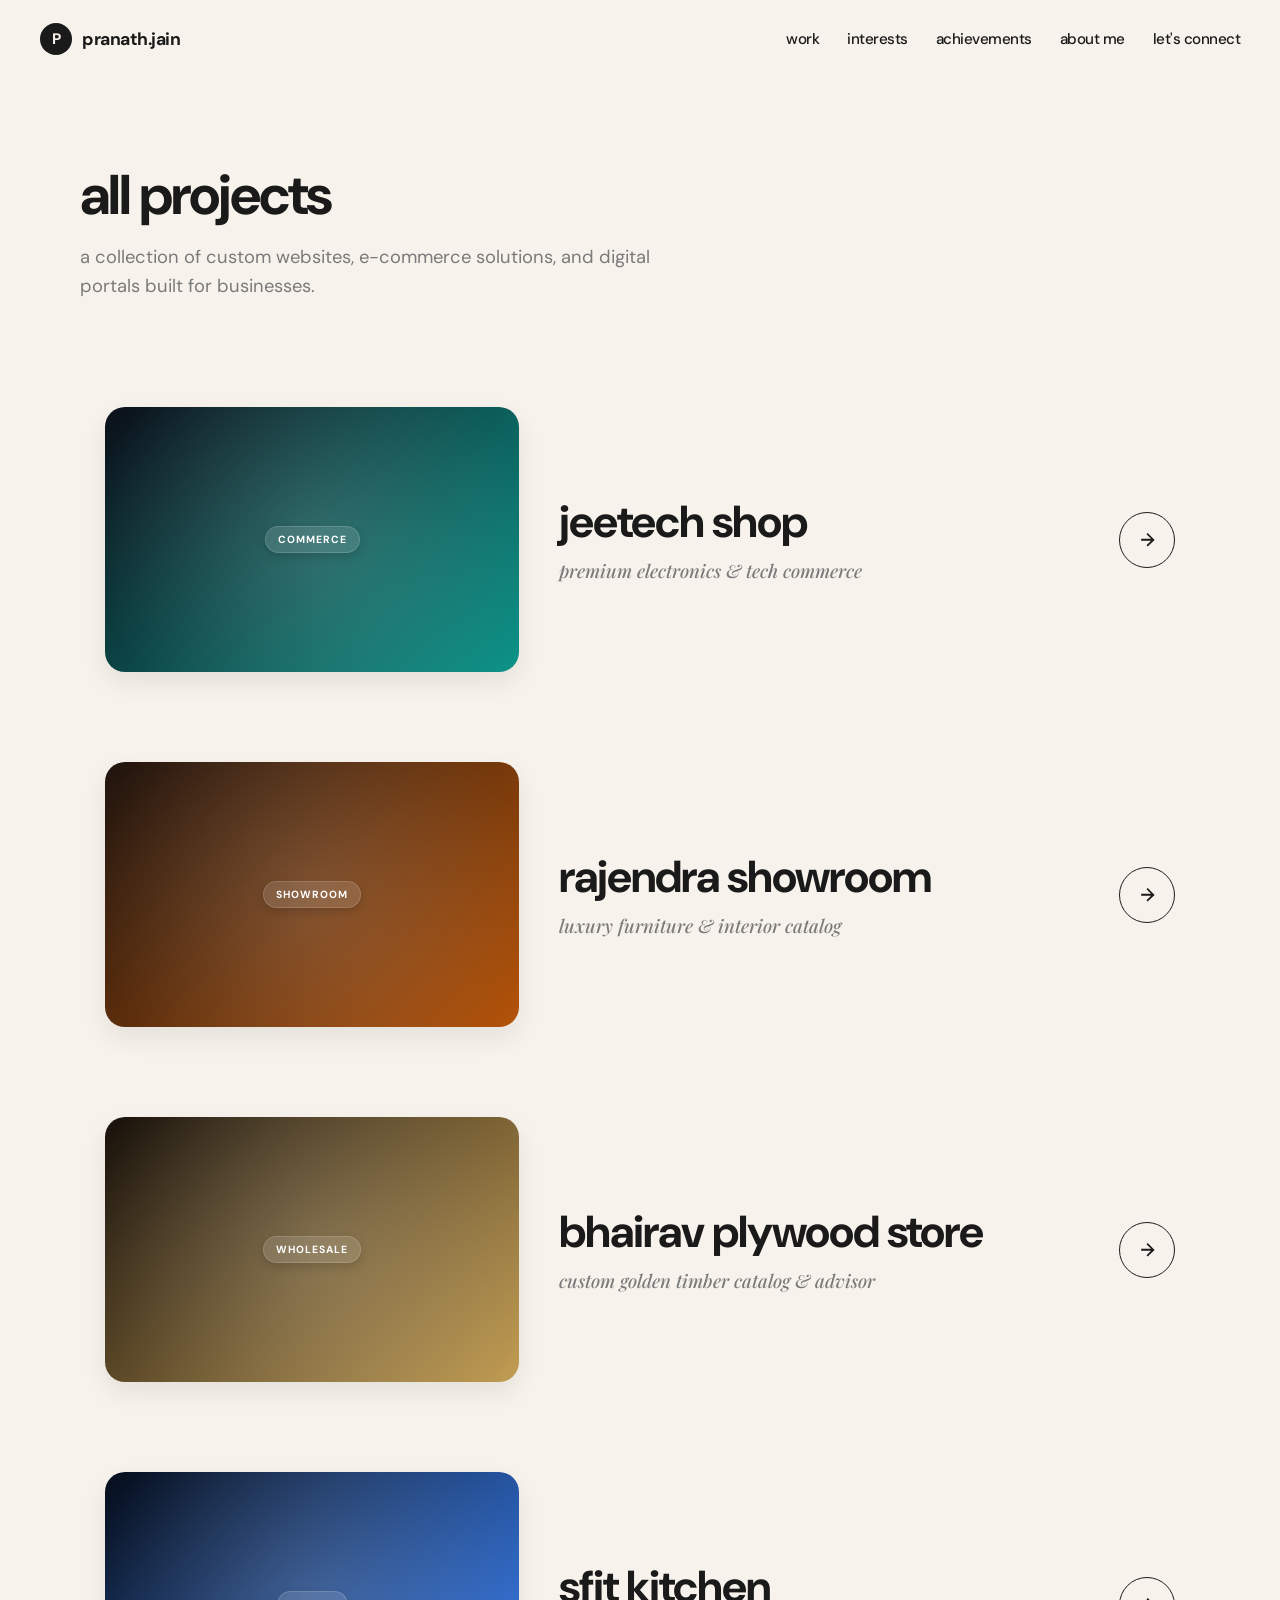
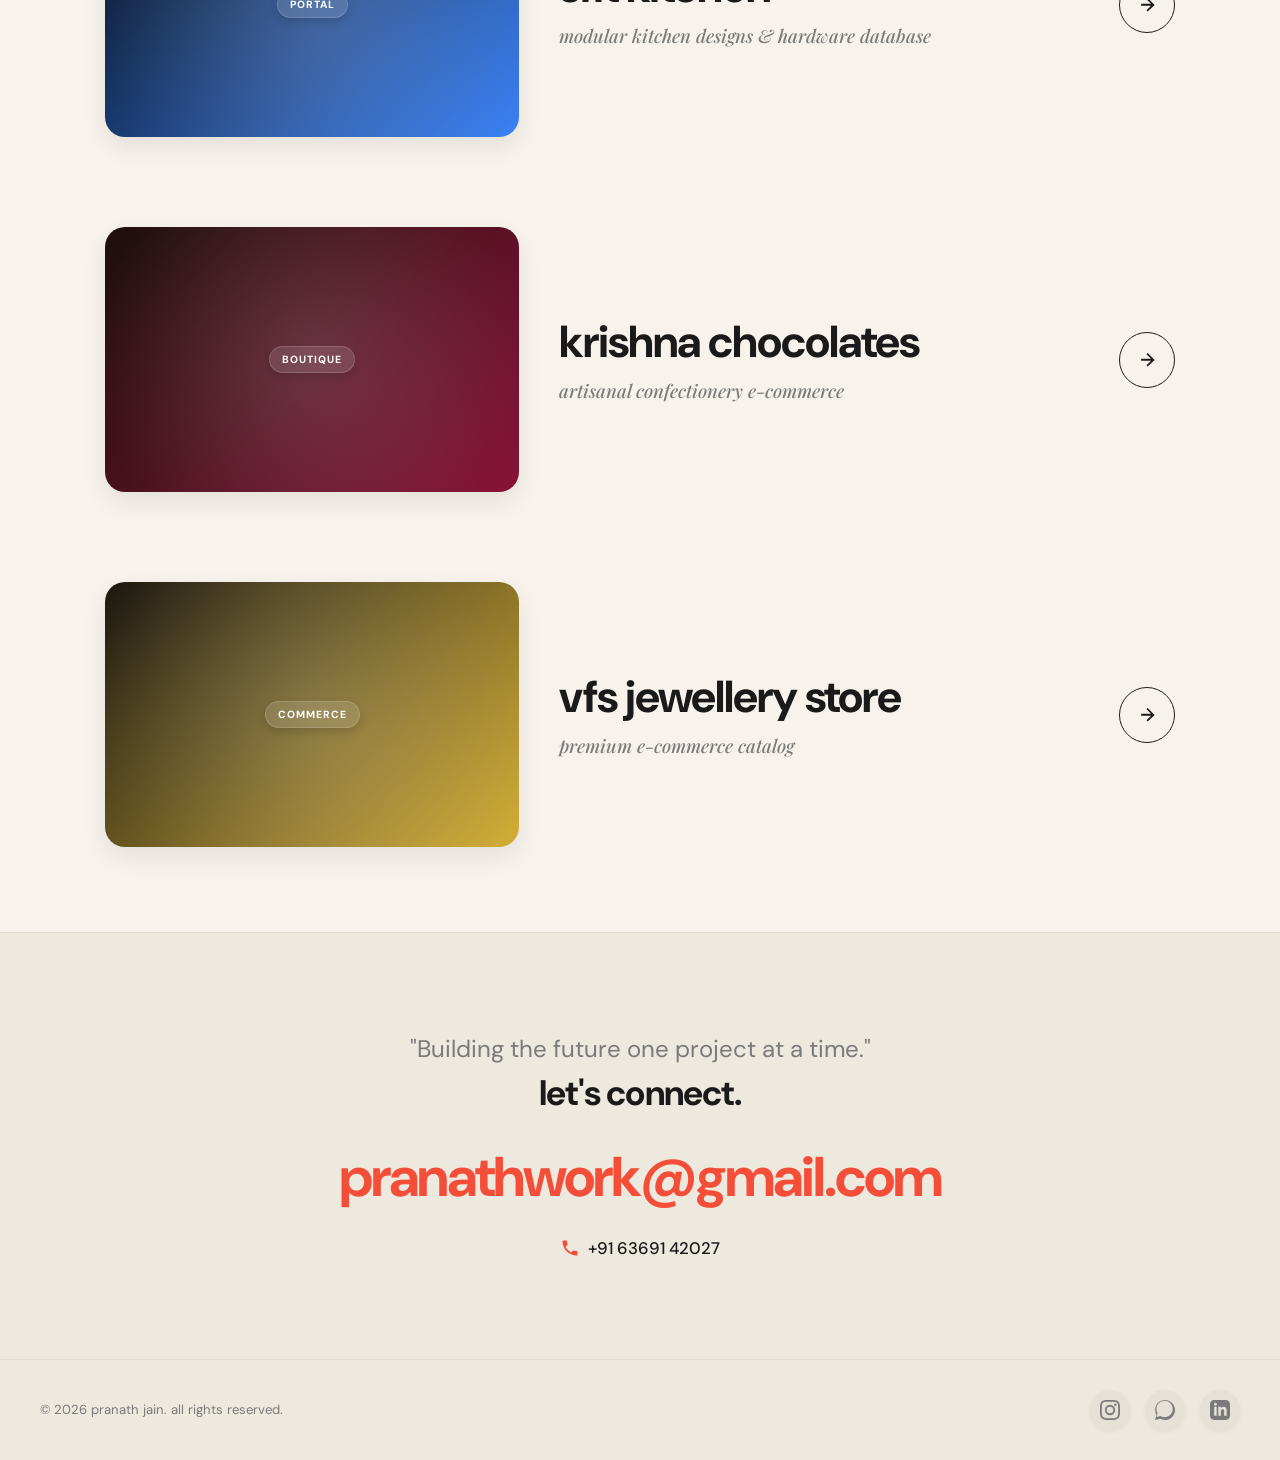
<file: projects.html>
<!DOCTYPE html>
<html lang="en">
<head>
  <meta charset="utf-8">
  <meta name="viewport" content="width=device-width, initial-scale=1.0">
  
  <!-- Primary SEO Metadata -->
  <title>Projects Showcase — Pranath Jain</title>
  <meta name="description" content="View the portfolio and featured business web projects built by Pranath Jain, including e-commerce sites, modular kitchen databases, and premium timber advisors.">
  <meta name="keywords" content="Pranath Jain, Pranath Jain portfolio, Pranath Jain projects, website projects, e-commerce, web development, modular kitchen database">
  <meta name="author" content="Pranath Jain">
  <link rel="canonical" href="https://www.pranathjain.online/projects.html">

  <!-- Open Graph / Facebook -->
  <meta property="og:type" content="website">
  <meta property="og:url" content="https://www.pranathjain.online/projects.html">
  <meta property="og:title" content="Projects Showcase — Pranath Jain">
  <meta property="og:description" content="View the portfolio and featured business web projects built by Pranath Jain, including e-commerce sites, modular kitchen databases, and premium timber advisors.">
  <meta property="og:image" content="https://www.pranathjain.online/pranath_portrait.png">

  <!-- Twitter -->
  <meta property="twitter:card" content="summary_large_image">
  <meta property="twitter:url" content="https://www.pranathjain.online/projects.html">
  <meta property="twitter:title" content="Projects Showcase — Pranath Jain">
  <meta property="twitter:description" content="View the portfolio and featured business web projects built by Pranath Jain, including e-commerce sites, modular kitchen databases, and premium timber advisors.">
  <meta property="twitter:image" content="https://www.pranathjain.online/pranath_portrait.png">
  
  <!-- Fonts: DM Sans, Inter, Playfair Display, Over the Rainbow -->
  <link rel="preconnect" href="https://fonts.googleapis.com">
  <link rel="preconnect" href="https://fonts.gstatic.com" crossorigin>
  <link href="https://fonts.googleapis.com/css2?family=DM+Sans:ital,opsz,wght@0,9..40,300;0,9..40,400;0,9..40,500;0,9..40,600;0,9..40,700;1,9..40,400&family=Inter:wght@300;400;500;600;700&family=Playfair+Display:ital,wght@0,400;0,500;0,600;1,400&family=Over+the+Rainbow&display=swap" rel="stylesheet">
  
  <!-- CSS Stylesheet -->
  <link rel="stylesheet" href="style.css?v=6">
</head>
<body>

  <!-- HEADER NAVIGATION -->
  <header class="header-nav">
    <div class="nav-container">
      <a href="index.html" class="nav-logo">
        <span class="logo-mark">P</span>
        <span class="logo-text">pranath.jain</span>
      </a>
      <button class="nav-toggle" type="button" aria-expanded="false" aria-controls="primary-navigation" aria-label="Open navigation">
        <span></span><span></span>
      </button>
      <nav class="nav-links" id="primary-navigation" aria-label="Main navigation">
        <a href="index.html#work" class="nav-link">work</a>
        <a href="index.html#interests" class="nav-link">interests</a>
        <a href="index.html#achievements" class="nav-link">achievements</a>
        <a href="index.html#me" class="nav-link">about me</a>
        <a href="index.html#lets-connect" class="nav-link">let's connect</a>
      </nav>
    </div>
  </header>

  <!-- MAIN CONTENT CONTAINER -->
  <main class="main-content">
    
    <!-- PROJECTS GRID HEADER -->
    <section class="projects-header-section">
      <div class="section-container">
        <div class="projects-title-container">
          <h1 class="projects-page-title">all projects</h1>
          <p class="projects-page-subtitle">a collection of custom websites, e-commerce solutions, and digital portals built for businesses.</p>
        </div>
      </div>
    </section>

    <!-- PROJECTS SHOWCASE GRID -->
    <section class="work-section">
      <div class="section-container">
        <div class="projects-list">
          
          <!-- PROJECT 1: JEE TECH -->
          <a href="https://jeetech.shop" target="_blank" class="project-card reveal-on-scroll">
            <div class="project-cover jeetech-cover">
              <div class="cover-glow"></div>
              <span class="cover-tag">COMMERCE</span>
            </div>
            <div class="project-meta">
              <h2 class="project-title">jeetech shop</h2>
              <h4 class="project-category">premium electronics &amp; tech commerce</h4>
            </div>
            <div class="project-action">
              <svg class="arrow-icon" viewBox="0 0 24 24">
                <path fill="currentColor" d="M5 13h11.86l-5.43 5.43 1.42 1.42L21.14 12l-8.29-8.29-1.42 1.42 5.43 5.43H5v2z"/>
              </svg>
            </div>
          </a>

          <!-- PROJECT 2: RAJENDRA SHOWROOM -->
          <a href="https://rajendrashowroom.store" target="_blank" class="project-card reveal-on-scroll">
            <div class="project-cover rajendra-cover">
              <div class="cover-glow"></div>
              <span class="cover-tag">SHOWROOM</span>
            </div>
            <div class="project-meta">
              <h2 class="project-title">rajendra showroom</h2>
              <h4 class="project-category">luxury furniture &amp; interior catalog</h4>
            </div>
            <div class="project-action">
              <svg class="arrow-icon" viewBox="0 0 24 24">
                <path fill="currentColor" d="M5 13h11.86l-5.43 5.43 1.42 1.42L21.14 12l-8.29-8.29-1.42 1.42 5.43 5.43H5v2z"/>
              </svg>
            </div>
          </a>

          <!-- PROJECT 3: BHAIRAV PLYWOOD -->
          <a href="https://bhairavplywood.shop" target="_blank" class="project-card reveal-on-scroll">
            <div class="project-cover bhairav-cover">
              <div class="cover-glow"></div>
              <span class="cover-tag">WHOLESALE</span>
            </div>
            <div class="project-meta">
              <h2 class="project-title">bhairav plywood store</h2>
              <h4 class="project-category">custom golden timber catalog &amp; advisor</h4>
            </div>
            <div class="project-action">
              <svg class="arrow-icon" viewBox="0 0 24 24">
                <path fill="currentColor" d="M5 13h11.86l-5.43 5.43 1.42 1.42L21.14 12l-8.29-8.29-1.42 1.42 5.43 5.43H5v2z"/>
              </svg>
            </div>
          </a>

          <!-- PROJECT 4: SFIT KITCHEN -->
          <a href="https://sfitkitchen.com" target="_blank" class="project-card reveal-on-scroll">
            <div class="project-cover sfit-cover">
              <div class="cover-glow"></div>
              <span class="cover-tag">PORTAL</span>
            </div>
            <div class="project-meta">
              <h2 class="project-title">sfit kitchen</h2>
              <h4 class="project-category">modular kitchen designs &amp; hardware database</h4>
            </div>
            <div class="project-action">
              <svg class="arrow-icon" viewBox="0 0 24 24">
                <path fill="currentColor" d="M5 13h11.86l-5.43 5.43 1.42 1.42L21.14 12l-8.29-8.29-1.42 1.42 5.43 5.43H5v2z"/>
              </svg>
            </div>
          </a>

          <!-- PROJECT 5: KRISHNA CHOCOLATES -->
          <a href="https://krishna-chocolates.shop" target="_blank" class="project-card reveal-on-scroll">
            <div class="project-cover krishna-cover">
              <div class="cover-glow"></div>
              <span class="cover-tag">BOUTIQUE</span>
            </div>
            <div class="project-meta">
              <h2 class="project-title">krishna chocolates</h2>
              <h4 class="project-category">artisanal confectionery e-commerce</h4>
            </div>
            <div class="project-action">
              <svg class="arrow-icon" viewBox="0 0 24 24">
                <path fill="currentColor" d="M5 13h11.86l-5.43 5.43 1.42 1.42L21.14 12l-8.29-8.29-1.42 1.42 5.43 5.43H5v2z"/>
              </svg>
            </div>
          </a>

          <!-- PROJECT 6: VFS JEWELLERY -->
          <a href="https://vfsjewels.store" target="_blank" rel="noopener noreferrer" class="project-card reveal-on-scroll">
            <div class="project-cover vfs-cover">
              <div class="cover-glow"></div>
              <span class="cover-tag">COMMERCE</span>
            </div>
            <div class="project-meta">
              <h2 class="project-title">vfs jewellery store</h2>
              <h4 class="project-category">premium e-commerce catalog</h4>
            </div>
            <div class="project-action">
              <svg class="arrow-icon" viewBox="0 0 24 24">
                <path fill="currentColor" d="M5 13h11.86l-5.43 5.43 1.42 1.42L21.14 12l-8.29-8.29-1.42 1.42 5.43 5.43H5v2z"/>
              </svg>
            </div>
          </a>
        </div>
      </div>
    </section>

    <!-- FOOTER CONNECT SECTION -->
    <section id="lets-connect" class="connect-section">
      <div class="section-container">
        <div class="connect-wrapper reveal-on-scroll">
          <h2 class="connect-greet">"Building the future one project at a time."</h2>
          <h3 class="connect-call">let's connect.</h3>
          <a href="mailto:pranathwork@gmail.com" class="connect-email">pranathwork@gmail.com</a>
          
          <div class="connect-details">
            <a href="https://wa.me/916369142027" target="_blank" class="connect-detail-link">
              <svg class="phone-icon" viewBox="0 0 24 24" fill="currentColor" width="20" height="20">
                <path d="M6.62 10.79a15.15 15.15 0 006.59 6.59l2.2-2.2c.27-.27.67-.36 1.02-.24 1.12.37 2.33.57 3.57.57.55 0 1 .45 1 1V20c0 .55-.45 1-1 1-9.39 0-17-7.61-17-17 0-.55.45-1 1-1h3.5c.55 0 1 .45 1 1 0 1.25.2 2.45.57 3.57.11.35.03.74-.25 1.02l-2.2 2.2z"/>
              </svg>
              <span>+91 63691 42027</span>
            </a>
          </div>
        </div>
      </div>
    </section>

  </main>

  <!-- BOTTOM BAR FOOTER -->
  <footer class="bottom-bar">
    <div class="bottom-container">
      <p class="copyright">&copy; 2026 pranath jain. all rights reserved.</p>
      <div class="social-icons">
        <a href="https://instagram.com/finwithpranath" target="_blank" class="social-icon-btn instagram" aria-label="Instagram">
          <svg viewBox="0 0 24 24" fill="currentColor">
            <path d="M12 2.163c3.204 0 3.584.012 4.85.07 3.252.148 4.771 1.691 4.919 4.919.058 1.265.069 1.645.069 4.849 0 3.205-.012 3.584-.069 4.849-.149 3.225-1.664 4.771-4.919 4.919-1.266.058-1.644.07-4.85.07-3.204 0-3.584-.012-4.849-.07-3.26-.149-4.771-1.699-4.919-4.92-.058-1.265-.07-1.644-.07-4.849 0-3.204.013-3.583.07-4.849.149-3.227 1.664-4.771 4.919-4.919 1.266-.057 1.645-.069 4.849-.069zM12 0C8.741 0 8.333.014 7.053.072 2.695.272.273 2.69.073 7.051.014 8.333 0 8.741 0 12c0 3.259.014 3.668.072 4.948.2 4.358 2.618 6.78 6.98 6.98C8.333 23.986 8.741 24 12 24c3.259 0 3.668-.014 4.948-.072 4.354-.2 6.782-2.618 6.979-6.98.059-1.28.073-1.689.073-4.948 0-3.259-.014-3.667-.072-4.947-.196-4.354-2.617-6.78-6.979-6.98C15.668.014 15.259 0 12 0zm0 5.838a6.162 6.162 0 100 12.324 6.162 6.162 0 000-12.324zM12 16a4 4 0 110-8 4 4 0 010 8zm6.406-11.845a1.44 1.44 0 100 2.881 1.44 1.44 0 000-2.881z"/>
          </svg>
        </a>
        <a href="https://wa.me/916369142027" target="_blank" class="social-icon-btn whatsapp" aria-label="WhatsApp">
          <svg viewBox="0 0 24 24" fill="currentColor">
            <path d="M.057 24l1.687-6.163c-1.041-1.804-1.588-3.849-1.587-5.946C.06 5.348 5.397.01 12.008.01c3.202.001 6.212 1.246 8.477 3.514 2.266 2.268 3.507 5.28 3.505 8.484-.004 6.657-5.34 11.997-11.953 11.997-2.005-.001-3.973-.5-5.739-1.446L0 24zm6.59-4.846c1.6.95 3.188 1.449 4.825 1.451 5.436 0 9.86-4.42 9.864-9.858.002-2.634-1.013-5.11-2.861-6.958-1.848-1.847-4.321-2.86-6.959-2.861-5.442 0-9.866 4.418-9.87 9.858-.002 1.765.474 3.488 1.38 5.022L1.879 20.3l4.768-1.146z"/>
          </svg>
        </a>
        <a href="https://www.linkedin.com/in/pranath-jain-963299266/" target="_blank" class="social-icon-btn linkedin" aria-label="LinkedIn">
          <svg viewBox="0 0 24 24" fill="currentColor">
            <path d="M19 0h-14c-2.761 0-5 2.239-5 5v14c0 2.761 2.239 5 5 5h14c2.762 0 5-2.239 5-5v-14c0-2.761-2.238-5-5-5zm-11 19h-3v-11h3v11zm-1.5-12.268c-.966 0-1.75-.79-1.75-1.764s.784-1.764 1.75-1.764 1.75.79 1.75 1.764-.783 1.764-1.75 1.764zm13.5 12.268h-3v-5.604c0-3.368-4-3.113-4 0v5.604h-3v-11h3v1.765c1.396-2.586 7-2.777 7 2.476v6.759z"/>
          </svg>
        </a>
      </div>
    </div>
  </footer>

  <!-- Main JavaScript App Logic -->
  <script src="app.js?v=6"></script>
</body>
</html>
</file>
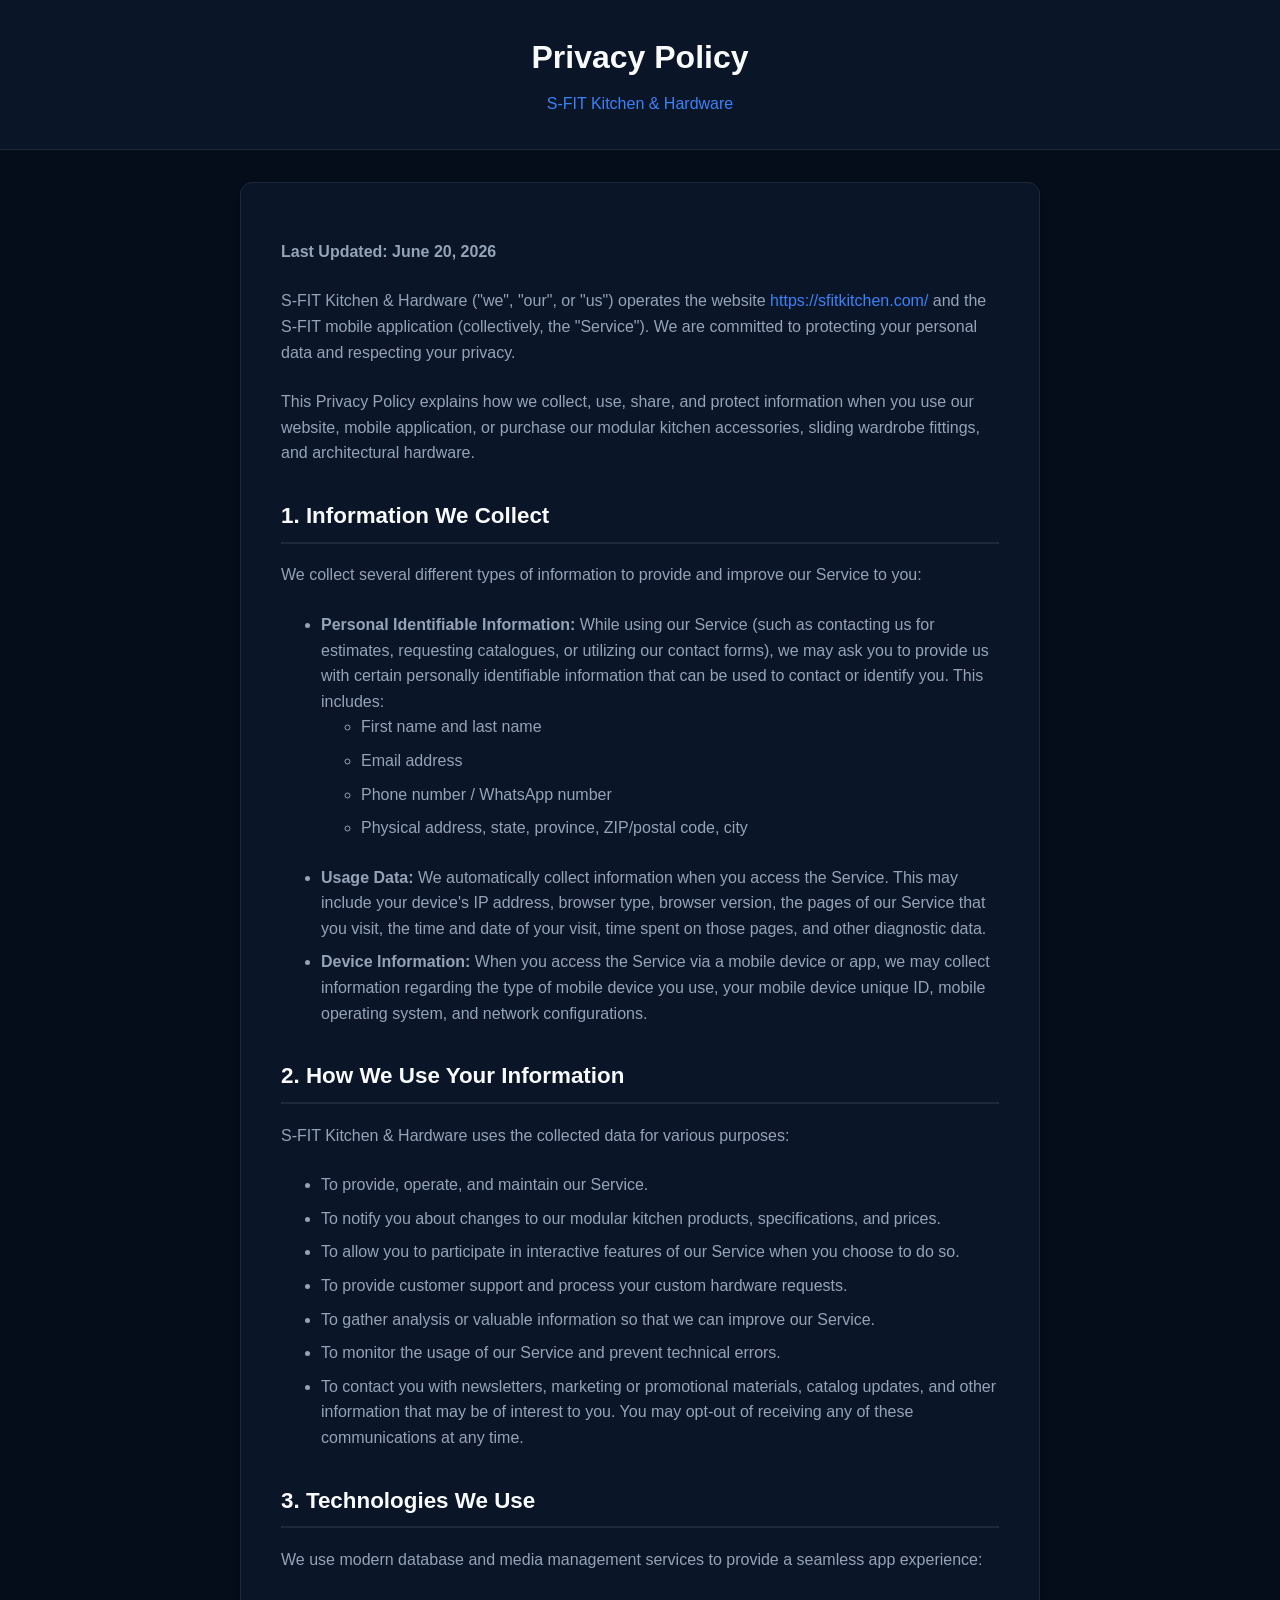
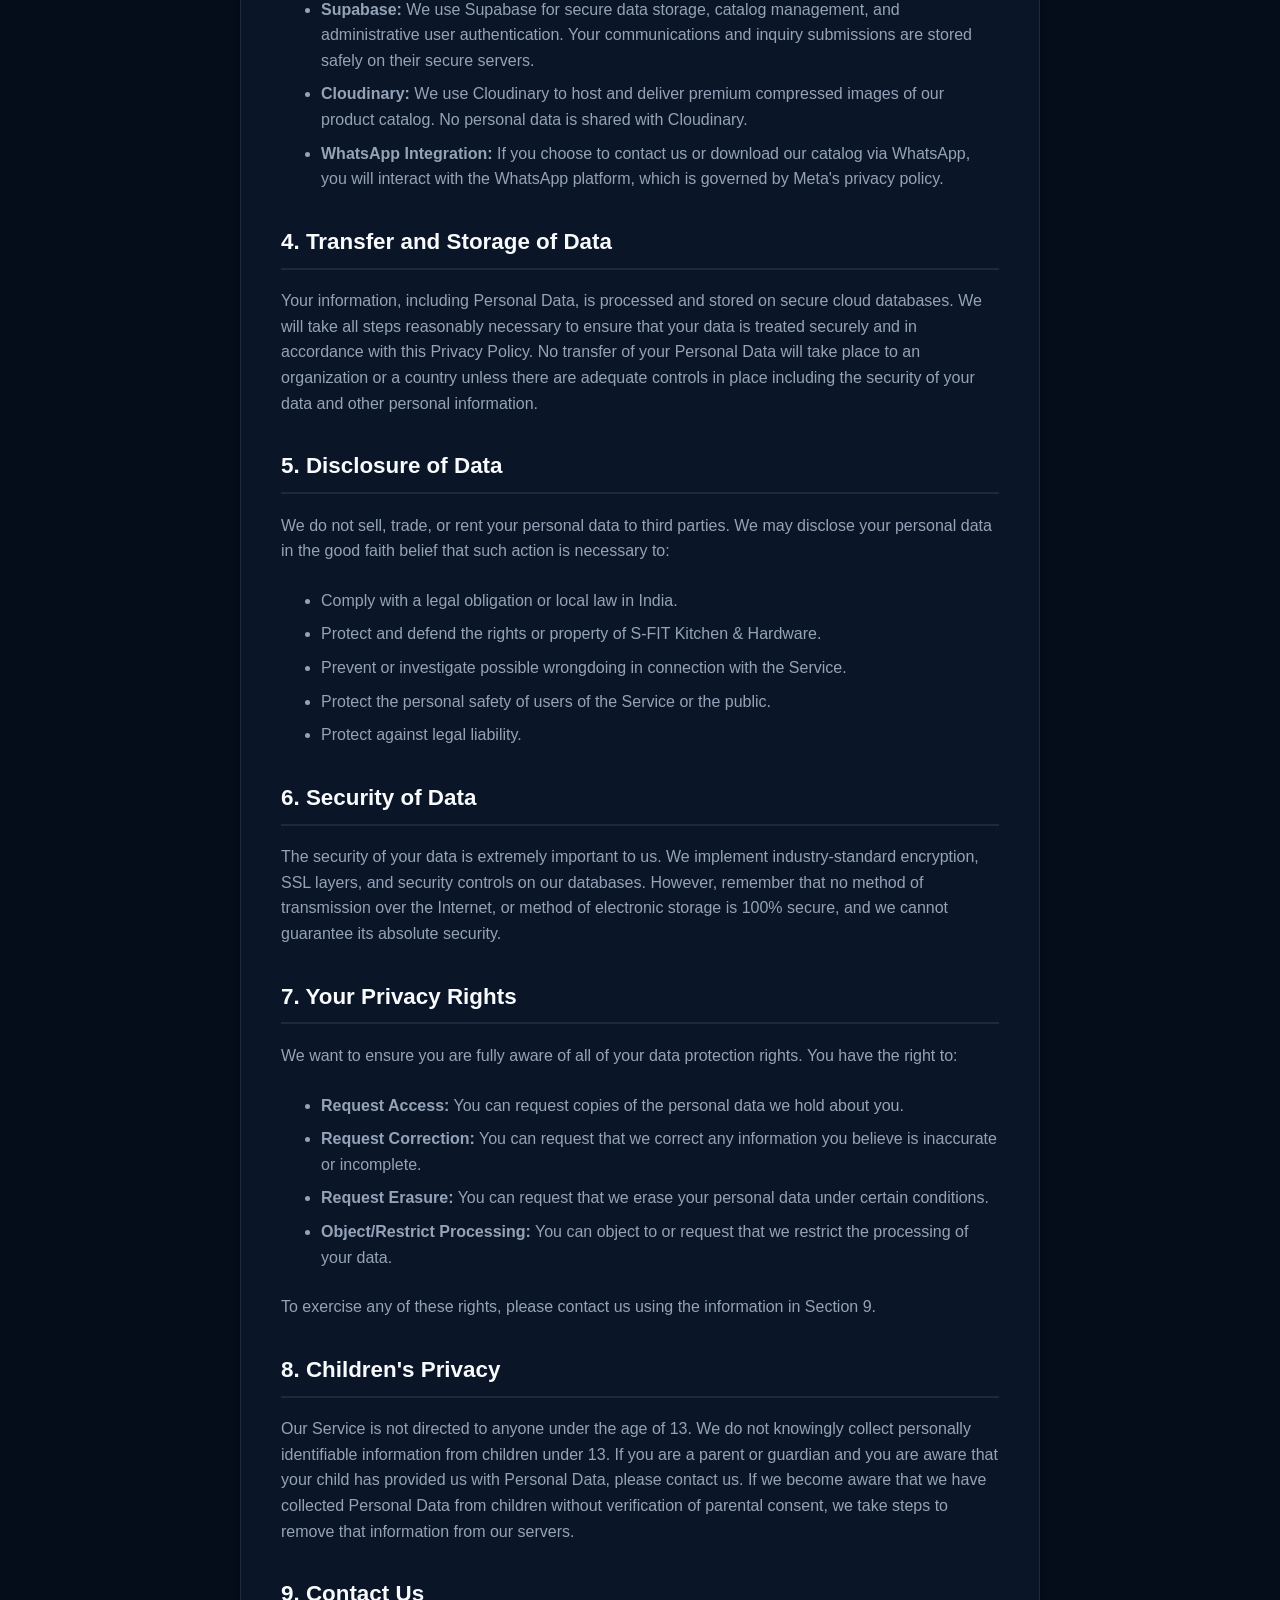
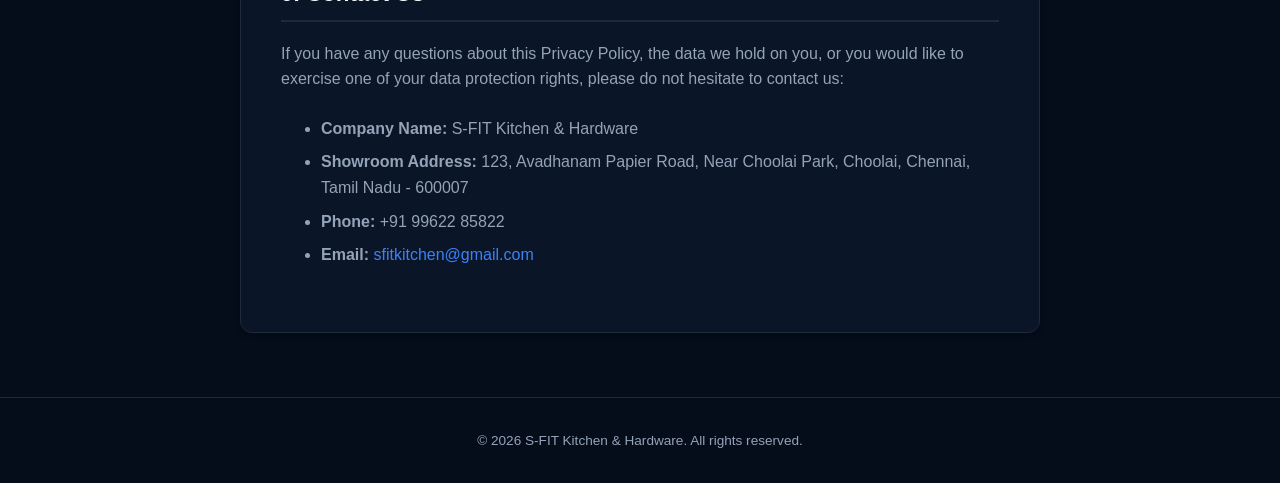
<file: projects/sfit-website/privacy.html>
<!DOCTYPE html>
<html lang="en">
<head>
  <meta charset="UTF-8">
  <meta name="viewport" content="width=device-width, initial-scale=1.0">
  <title>Privacy Policy | S-FIT Kitchen & Hardware</title>
  <style>
    :root {
      --bg-color: #050d1a;
      --card-bg: #0b1528;
      --text-main: #f8fafc;
      --text-muted: #94a3b8;
      --accent: #3b82f6;
      --border: #1e293b;
    }
    
    body {
      background-color: var(--bg-color);
      color: var(--text-main);
      font-family: -apple-system, BlinkMacSystemFont, "Segoe UI", Roboto, "Helvetica Neue", Arial, sans-serif;
      line-height: 1.6;
      margin: 0;
      padding: 0;
    }

    header {
      background-color: var(--card-bg);
      border-bottom: 1px solid var(--border);
      padding: 2rem 1rem;
      text-align: center;
    }

    h1 {
      margin: 0;
      font-size: 2rem;
      color: var(--text-main);
      font-weight: 700;
    }

    .subtitle {
      color: var(--accent);
      font-size: 1rem;
      margin-top: 0.5rem;
      font-weight: 500;
    }

    main {
      max-width: 800px;
      margin: 2rem auto;
      padding: 0 1.5rem;
    }

    .container {
      background-color: var(--card-bg);
      border: 1px solid var(--border);
      border-radius: 12px;
      padding: 2.5rem;
      box-shadow: 0 4px 6px -1px rgba(0, 0, 0, 0.1), 0 2px 4px -1px rgba(0, 0, 0, 0.06);
    }

    h2 {
      color: var(--text-main);
      border-bottom: 2px solid var(--border);
      padding-bottom: 0.5rem;
      margin-top: 2rem;
      font-size: 1.4rem;
    }

    p, ul, ol {
      color: var(--text-muted);
      font-size: 1rem;
      margin-bottom: 1.5rem;
    }

    li {
      margin-bottom: 0.5rem;
    }

    a {
      color: var(--accent);
      text-decoration: none;
    }

    a:hover {
      text-decoration: underline;
    }

    footer {
      text-align: center;
      padding: 2rem 1rem;
      color: var(--text-muted);
      font-size: 0.85rem;
      border-top: 1px solid var(--border);
      margin-top: 4rem;
    }
  </style>
</head>
<body>

  <header>
    <h1>Privacy Policy</h1>
    <div class="subtitle">S-FIT Kitchen & Hardware</div>
  </header>

  <main>
    <div class="container">
      <p><strong>Last Updated: June 20, 2026</strong></p>
      
      <p>S-FIT Kitchen & Hardware ("we", "our", or "us") operates the website <a href="https://sfitkitchen.com/">https://sfitkitchen.com/</a> and the S-FIT mobile application (collectively, the "Service"). We are committed to protecting your personal data and respecting your privacy.</p>
      
      <p>This Privacy Policy explains how we collect, use, share, and protect information when you use our website, mobile application, or purchase our modular kitchen accessories, sliding wardrobe fittings, and architectural hardware.</p>

      <h2>1. Information We Collect</h2>
      <p>We collect several different types of information to provide and improve our Service to you:</p>
      <ul>
        <li><strong>Personal Identifiable Information:</strong> While using our Service (such as contacting us for estimates, requesting catalogues, or utilizing our contact forms), we may ask you to provide us with certain personally identifiable information that can be used to contact or identify you. This includes:
          <ul>
            <li>First name and last name</li>
            <li>Email address</li>
            <li>Phone number / WhatsApp number</li>
            <li>Physical address, state, province, ZIP/postal code, city</li>
          </ul>
        </li>
        <li><strong>Usage Data:</strong> We automatically collect information when you access the Service. This may include your device's IP address, browser type, browser version, the pages of our Service that you visit, the time and date of your visit, time spent on those pages, and other diagnostic data.</li>
        <li><strong>Device Information:</strong> When you access the Service via a mobile device or app, we may collect information regarding the type of mobile device you use, your mobile device unique ID, mobile operating system, and network configurations.</li>
      </ul>

      <h2>2. How We Use Your Information</h2>
      <p>S-FIT Kitchen & Hardware uses the collected data for various purposes:</p>
      <ul>
        <li>To provide, operate, and maintain our Service.</li>
        <li>To notify you about changes to our modular kitchen products, specifications, and prices.</li>
        <li>To allow you to participate in interactive features of our Service when you choose to do so.</li>
        <li>To provide customer support and process your custom hardware requests.</li>
        <li>To gather analysis or valuable information so that we can improve our Service.</li>
        <li>To monitor the usage of our Service and prevent technical errors.</li>
        <li>To contact you with newsletters, marketing or promotional materials, catalog updates, and other information that may be of interest to you. You may opt-out of receiving any of these communications at any time.</li>
      </ul>

      <h2>3. Technologies We Use</h2>
      <p>We use modern database and media management services to provide a seamless app experience:</p>
      <ul>
        <li><strong>Supabase:</strong> We use Supabase for secure data storage, catalog management, and administrative user authentication. Your communications and inquiry submissions are stored safely on their secure servers.</li>
        <li><strong>Cloudinary:</strong> We use Cloudinary to host and deliver premium compressed images of our product catalog. No personal data is shared with Cloudinary.</li>
        <li><strong>WhatsApp Integration:</strong> If you choose to contact us or download our catalog via WhatsApp, you will interact with the WhatsApp platform, which is governed by Meta's privacy policy.</li>
      </ul>

      <h2>4. Transfer and Storage of Data</h2>
      <p>Your information, including Personal Data, is processed and stored on secure cloud databases. We will take all steps reasonably necessary to ensure that your data is treated securely and in accordance with this Privacy Policy. No transfer of your Personal Data will take place to an organization or a country unless there are adequate controls in place including the security of your data and other personal information.</p>

      <h2>5. Disclosure of Data</h2>
      <p>We do not sell, trade, or rent your personal data to third parties. We may disclose your personal data in the good faith belief that such action is necessary to:</p>
      <ul>
        <li>Comply with a legal obligation or local law in India.</li>
        <li>Protect and defend the rights or property of S-FIT Kitchen & Hardware.</li>
        <li>Prevent or investigate possible wrongdoing in connection with the Service.</li>
        <li>Protect the personal safety of users of the Service or the public.</li>
        <li>Protect against legal liability.</li>
      </ul>

      <h2>6. Security of Data</h2>
      <p>The security of your data is extremely important to us. We implement industry-standard encryption, SSL layers, and security controls on our databases. However, remember that no method of transmission over the Internet, or method of electronic storage is 100% secure, and we cannot guarantee its absolute security.</p>

      <h2>7. Your Privacy Rights</h2>
      <p>We want to ensure you are fully aware of all of your data protection rights. You have the right to:</p>
      <ul>
        <li><strong>Request Access:</strong> You can request copies of the personal data we hold about you.</li>
        <li><strong>Request Correction:</strong> You can request that we correct any information you believe is inaccurate or incomplete.</li>
        <li><strong>Request Erasure:</strong> You can request that we erase your personal data under certain conditions.</li>
        <li><strong>Object/Restrict Processing:</strong> You can object to or request that we restrict the processing of your data.</li>
      </ul>
      <p>To exercise any of these rights, please contact us using the information in Section 9.</p>

      <h2>8. Children's Privacy</h2>
      <p>Our Service is not directed to anyone under the age of 13. We do not knowingly collect personally identifiable information from children under 13. If you are a parent or guardian and you are aware that your child has provided us with Personal Data, please contact us. If we become aware that we have collected Personal Data from children without verification of parental consent, we take steps to remove that information from our servers.</p>

      <h2>9. Contact Us</h2>
      <p>If you have any questions about this Privacy Policy, the data we hold on you, or you would like to exercise one of your data protection rights, please do not hesitate to contact us:</p>
      <ul>
        <li><strong>Company Name:</strong> S-FIT Kitchen & Hardware</li>
        <li><strong>Showroom Address:</strong> 123, Avadhanam Papier Road, Near Choolai Park, Choolai, Chennai, Tamil Nadu - 600007</li>
        <li><strong>Phone:</strong> +91 99622 85822</li>
        <li><strong>Email:</strong> <a href="mailto:sfitkitchen@gmail.com">sfitkitchen@gmail.com</a></li>
      </ul>
    </div>
  </main>

  <footer>
    &copy; 2026 S-FIT Kitchen & Hardware. All rights reserved.
  </footer>

</body>
</html>
</file>
<file: style.css>
/* ==========================================================================
   Framer Portfolio Aesthetic - Warm Cream & Orange Theme (Rajendra Showcase)
   ========================================================================== */

:root {
  --bg-cream: #f7f3ec;
  --bg-card-hover: rgba(230, 226, 211, 0.4);
  --bg-button: #e6e2d3;
  --border-light: rgba(0, 0, 0, 0.06);
  --border-accent: #e6e2d3;
  
  --text-dark: #1a1a1a;
  --text-muted: #7a7a7a;
  --accent-orange: #f44d38;
  
  --font-sans: 'DM Sans', 'Inter', -apple-system, sans-serif;
  --font-serif: 'Playfair Display', 'Georgia', serif;
  --font-cursive: 'Over the Rainbow', cursive;
  
  --transition-smooth: all 0.4s cubic-bezier(0.16, 1, 0.3, 1);
}

/* Base resets & layouts */
* {
  box-sizing: border-box;
  margin: 0;
  padding: 0;
}

html {
  scroll-behavior: smooth;
}

:focus-visible {
  outline: 3px solid var(--accent-orange);
  outline-offset: 4px;
}

body {
  background-color: var(--bg-cream);
  color: var(--text-dark);
  font-family: var(--font-sans);
  -webkit-font-smoothing: antialiased;
  -moz-osx-font-smoothing: grayscale;
  overflow-x: hidden;
}

/* ==========================================================================
   Navigation Header
   ========================================================================== */
.header-nav {
  height: 78px;
  width: 100%;
  display: flex;
  align-items: center;
  position: relative;
  z-index: 100;
  padding: 0 40px;
}

.nav-container {
  display: flex;
  justify-content: space-between;
  align-items: center;
  width: 100%;
  max-width: 1200px;
  margin: 0 auto;
}

.nav-logo {
  display: flex;
  align-items: center;
  gap: 10px;
  text-decoration: none;
  color: var(--text-dark);
}

.logo-mark {
  background-color: var(--text-dark);
  color: var(--bg-cream);
  width: 32px;
  height: 32px;
  border-radius: 50%;
  display: flex;
  align-items: center;
  justify-content: center;
  font-weight: 700;
  font-size: 0.95rem;
}

.logo-text {
  font-weight: 700;
  font-size: 1.1rem;
  letter-spacing: -0.5px;
}

.nav-links {
  display: flex;
  gap: 28px;
}

.nav-toggle {
  display: none;
  width: 44px;
  height: 44px;
  border: 1px solid var(--border-light);
  border-radius: 50%;
  background: transparent;
  color: var(--text-dark);
  cursor: pointer;
}

.nav-toggle span {
  display: block;
  width: 17px;
  height: 2px;
  margin: 4px auto;
  border-radius: 2px;
  background: currentColor;
}

.nav-link {
  text-decoration: none;
  color: var(--text-dark);
  font-size: 0.95rem;
  font-weight: 500;
  letter-spacing: -0.5px;
  transition: var(--transition-smooth);
}

.nav-link:hover {
  color: var(--accent-orange);
}

/* ==========================================================================
   Main & Section Layout
   ========================================================================== */
.main-content {
  width: 100%;
  display: flex;
  flex-direction: column;
}

.section-container {
  width: 100%;
  max-width: 1200px;
  margin: 0 auto;
  padding: 0 40px;
}

.section-label {
  font-size: 0.85rem;
  font-weight: 500;
  color: var(--text-muted);
  text-transform: lowercase;
  letter-spacing: 0.5px;
  margin-bottom: 20px;
}

.section-title {
  font-size: 3.5rem;
  font-weight: 700;
  letter-spacing: -2px;
  text-transform: lowercase;
  color: var(--text-dark);
  margin-bottom: 40px;
  line-height: 1.1;
}

.handwritten-note {
  font-family: var(--font-cursive);
  color: var(--accent-orange);
  font-size: 1.1rem;
  user-select: none;
}

/* ==========================================================================
   Hero Collage Layout (Matching Shubhika Batra layout)
   ========================================================================== */
.hero-section {
  padding: 40px 0;
  overflow: hidden;
  position: relative;
}

.hero-container {
  width: 100%;
  max-width: 1280px;
  margin: 0 auto;
  padding: 0 40px;
}

.hero-collage-grid {
  display: grid;
  grid-template-columns: minmax(0, 0.95fr) minmax(0, 1.05fr);
  align-items: center;
  gap: clamp(20px, 4vw, 56px);
  min-height: calc(100vh - 120px);
  position: relative;
  overflow: hidden;
}

.hero-left {
  display: flex;
  flex-direction: column;
  align-items: flex-start;
  gap: 8px;
  text-align: left;
  z-index: 10;
}

.hero-name {
  font-family: var(--font-sans);
  font-size: clamp(3.5rem, 7vw, 5.6rem);
  font-weight: 700;
  letter-spacing: -3.5px;
  line-height: 0.9;
  text-transform: lowercase;
  color: var(--text-dark);
  
  opacity: 0;
  transform: translateY(30px) rotate(-1deg);
  transition: opacity 1.2s cubic-bezier(0.16, 1, 0.3, 1), transform 1.2s cubic-bezier(0.16, 1, 0.3, 1);
  will-change: transform, opacity;
}

.hero-name.visible {
  opacity: 1;
  transform: translateY(0) rotate(0deg);
}

.hero-cursive-title {
  font-size: clamp(1.4rem, 2.2vw, 2.15rem);
  margin-top: 12px;
  margin-left: 6px;
  display: inline-block;
  
  opacity: 0;
  transform: translateY(30px) rotate(2deg);
  transition: opacity 1.2s cubic-bezier(0.16, 1, 0.3, 1), transform 1.2s cubic-bezier(0.16, 1, 0.3, 1);
  will-change: transform, opacity;
}

.hero-cursive-title.visible {
  opacity: 1;
  transform: translateY(0) rotate(-2deg);
}

.hero-summary {
  max-width: 480px;
  margin-top: 12px;
  color: var(--text-muted);
  font-size: 1.08rem;
  line-height: 1.65;
}

.hero-actions {
  display: flex;
  align-items: center;
  flex-wrap: wrap;
  gap: 22px;
  margin-top: 20px;
}

.hero-primary-action {
  padding: 15px 24px;
  border-radius: 100px;
  background: var(--accent-orange);
  color: #fff;
  font-weight: 700;
  text-decoration: none;
  transition: var(--transition-smooth);
}

.hero-primary-action:hover {
  transform: translateY(-3px);
  box-shadow: 0 10px 24px rgba(244, 77, 56, 0.24);
}

.hero-secondary-action {
  color: var(--text-dark);
  font-weight: 600;
  text-decoration: none;
}

.hero-secondary-action span,
.featured-project-link span {
  display: inline-block;
  transition: transform 0.25s ease;
}

.hero-secondary-action:hover span {
  transform: translate(3px, 3px);
}

.hero-right {
  display: flex;
  align-items: center;
  justify-content: center;
  position: relative;
  width: 100%;
  height: clamp(380px, 46vw, 560px);
  overflow: hidden;
}

.collage-area {
  position: relative;
  width: min(100%, 560px);
  height: 100%;
  aspect-ratio: 1;
  overflow: visible;
}

.collage-item {
  position: absolute;
  will-change: transform;
  display: block;
  touch-action: none; /* Prevent scroll interference during drag-and-drop */
}

.collage-img {
  width: 100%;
  height: auto;
  display: block;
}

/* Layer Sorting & Positioning */
.crumpled-paper {
  width: 320px;
  left: -80px;
  top: 180px;
  z-index: 1;
}

.cursive-slip {
  width: 100px;
  right: -30px;
  top: 0px;
  z-index: 2;
}

.barcode-receipt {
  width: 200px;
  right: 20px;
  bottom: 80px;
  z-index: 2;
}

.polaroid-card {
  width: 310px;
  left: 130px;
  top: 120px;
  z-index: 3;
  background-color: #ffffff;
  padding: 14px 14px 44px 14px;
  box-shadow: 0 15px 40px rgba(0, 0, 0, 0.1);
  border-radius: 3px;
  border: 1px solid rgba(0, 0, 0, 0.02);
  transition: box-shadow 0.3s ease;
}

.polaroid-card:hover {
  box-shadow: 0 20px 50px rgba(0, 0, 0, 0.15);
}

.polaroid-inner {
  display: flex;
  flex-direction: column;
  gap: 12px;
  width: 100%;
}

.polaroid-photo {
  width: 100%;
  aspect-ratio: 1;
  object-fit: cover;
  background-color: #ede9df;
  border-radius: 2px;
  border: 1px solid rgba(0, 0, 0, 0.05);
}

.polaroid-caption {
  font-size: 1.1rem;
  color: var(--text-dark);
  text-align: center;
  margin-top: 4px;
  display: block;
}

.red-flower {
  width: 100px;
  left: 100px;
  top: 330px;
  z-index: 4;
}

.safety-pin {
  width: 130px;
  left: 310px;
  top: 205px;
  z-index: 5;
}

/* ==========================================================================
   Intro Statement Section
   ========================================================================== */
.intro-statement-section {
  padding: 80px 0;
  border-top: 1px solid var(--border-light);
}

.intro-statement-text {
  font-size: 2.2rem;
  font-weight: 400;
  line-height: 1.4;
  letter-spacing: -1px;
  color: var(--text-dark);
  max-width: 950px;
}

.intro-statement-text .highlight {
  font-weight: 700;
}

/* ==========================================================================
   Featured Work / Projects Section
   ========================================================================== */
.work-section {
  padding: 60px 0;
}

.featured-projects-grid {
  display: grid;
  grid-template-columns: repeat(3, minmax(0, 1fr));
  gap: 22px;
}

.featured-project-card {
  overflow: hidden;
  border: 1px solid var(--border-light);
  border-radius: 24px;
  background: rgba(255, 255, 255, 0.38);
  color: var(--text-dark);
  text-decoration: none;
  transition: var(--transition-smooth);
  display: flex;
  flex-direction: column;
}

.featured-project-card:hover {
  transform: translateY(-5px);
  box-shadow: 0 16px 36px rgba(26, 26, 26, 0.09);
}

.featured-project-cover {
  position: relative;
  height: 210px;
  display: flex;
  align-items: flex-end;
  padding: 20px;
  overflow: hidden;
}

.featured-project-cover img {
  position: absolute;
  inset: 0;
  width: 100%;
  height: 100%;
  object-fit: cover;
  transition: transform 0.5s ease;
}

.featured-project-card:hover .featured-project-cover img {
  transform: scale(1.04);
}

.featured-project-cover .cover-tag {
  position: relative;
  z-index: 1;
}

.featured-project-copy {
  padding: 22px;
  display: flex;
  flex: 1;
  flex-direction: column;
  align-items: flex-start;
}

.featured-project-copy h3 {
  font-size: 1.35rem;
  letter-spacing: -0.5px;
}

.featured-project-copy p {
  margin-top: 9px;
  color: var(--text-muted);
  line-height: 1.6;
}

.featured-project-link {
  display: inline-flex;
  gap: 6px;
  margin-top: 16px;
  color: var(--accent-orange);
  font-size: 0.9rem;
  font-weight: 700;
  margin-top: auto;
  padding-top: 16px;
}

.project-focus {
  display: flex;
  flex-direction: column;
  gap: 5px;
  width: 100%;
  margin-top: 16px;
  padding-top: 14px;
  border-top: 1px solid var(--border-light);
}

.project-focus span {
  color: var(--text-muted);
  font-size: 0.74rem;
  font-weight: 600;
  letter-spacing: 0.06em;
  text-transform: uppercase;
}

.project-focus strong {
  font-size: 0.9rem;
  font-weight: 600;
  line-height: 1.5;
}

.featured-project-card:hover .featured-project-link span {
  transform: translate(3px, -3px);
}

.projects-list {
  display: flex;
  flex-direction: column;
  gap: 40px;
}

.project-card {
  display: flex;
  align-items: center;
  gap: 40px;
  padding: 24px;
  border-radius: 40px;
  border: 1px solid transparent;
  text-decoration: none;
  color: var(--text-dark);
  transition: var(--transition-smooth);
}

.project-card:hover {
  background-color: var(--bg-card-hover);
  border-color: var(--border-accent);
  transform: translateY(-4px);
}

/* Project covers using CSS gradients to look modern and premium */
.project-cover {
  width: 414px;
  height: 265px;
  border-radius: 20px;
  position: relative;
  overflow: hidden;
  display: flex;
  align-items: center;
  justify-content: center;
  box-shadow: 0 10px 25px rgba(0, 0, 0, 0.08);
  transition: var(--transition-smooth);
  flex-shrink: 0;
}

.project-card:hover .project-cover {
  transform: scale(1.02);
  box-shadow: 0 15px 30px rgba(0, 0, 0, 0.12);
}

.cover-glow {
  position: absolute;
  width: 150%;
  height: 150%;
  background: radial-gradient(circle, rgba(255,255,255,0.15) 0%, transparent 60%);
  top: -25%;
  left: -25%;
  pointer-events: none;
}

.cover-tag {
  background-color: rgba(255, 255, 255, 0.12);
  backdrop-filter: blur(10px);
  border: 1px solid rgba(255, 255, 255, 0.15);
  color: #ffffff;
  font-size: 0.65rem;
  font-weight: 700;
  letter-spacing: 1px;
  padding: 6px 12px;
  border-radius: 100px;
  z-index: 2;
  box-shadow: 0 4px 10px rgba(0,0,0,0.15);
}

.jeetech-cover {
  background: linear-gradient(135deg, #0b0f19 0%, #0d9488 100%);
}

.rajendra-cover {
  background: linear-gradient(135deg, #1f140e 0%, #b45309 100%);
}

.bhairav-cover {
  background: linear-gradient(135deg, #18110b 0%, #c29d53 100%);
}

.vfs-cover {
  background: linear-gradient(135deg, #1c1811 0%, #d4af37 100%);
}

.krishna-cover {
  background: linear-gradient(135deg, #1c0e0b 0%, #881337 100%);
}

.stock-cover {
  background: linear-gradient(135deg, #0f172a 0%, #1e3a8a 100%);
}

.sfit-cover {
  background: linear-gradient(135deg, #050d1a 0%, #3b82f6 100%);
}

/* Project Meta text */
.project-meta {
  flex: 1;
  display: flex;
  flex-direction: column;
  gap: 8px;
}

.project-title {
  font-size: 2.8rem;
  font-weight: 700;
  letter-spacing: -1px;
  line-height: 1.2;
  text-transform: lowercase;
  color: var(--text-dark);
}

.project-category {
  font-family: var(--font-serif);
  font-size: 1.15rem;
  font-weight: 500;
  font-style: italic;
  color: var(--text-muted);
  text-transform: lowercase;
}

/* Project card Action link circle */
.project-action {
  width: 56px;
  height: 56px;
  border-radius: 50%;
  border: 1px solid var(--text-dark);
  display: flex;
  align-items: center;
  justify-content: center;
  color: var(--text-dark);
  transition: var(--transition-smooth);
}

.arrow-icon {
  width: 20px;
  height: 20px;
  transition: var(--transition-smooth);
}

.project-card:hover .project-action {
  background-color: var(--text-dark);
  color: var(--bg-cream);
  transform: rotate(-45deg);
}

/* ==========================================================================
   Interests & Values Section
   ========================================================================== */
.interests-section {
  padding: 80px 0;
  border-top: 1px solid var(--border-light);
}

.interests-grid {
  display: grid;
  grid-template-columns: repeat(2, 1fr);
  gap: 30px;
  margin-bottom: 50px;
}

.interest-card {
  background-color: #ffffff;
  border: 1px solid rgba(0, 0, 0, 0.05);
  border-radius: 28px;
  padding: 30px;
  box-shadow: 0 10px 30px rgba(0, 0, 0, 0.03);
  transition: var(--transition-smooth);
  text-align: left;
}

.interest-card:hover {
  transform: translateY(-4px);
  box-shadow: 0 15px 40px rgba(0, 0, 0, 0.07);
  border-color: var(--accent-orange);
}

.interest-header {
  display: flex;
  align-items: center;
  gap: 15px;
  margin-bottom: 16px;
}

.interest-icon {
  font-size: 1.8rem;
}

.interest-title {
  font-size: 1.35rem;
  font-weight: 700;
  letter-spacing: -0.5px;
  color: var(--text-dark);
}

.interest-desc {
  font-size: 0.95rem;
  color: var(--text-muted);
  line-height: 1.6;
}

.trading-sub-grid {
  display: flex;
  flex-direction: column;
  gap: 12px;
  margin-top: 12px;
}

.trading-sub-item {
  display: flex;
  flex-direction: column;
  gap: 2px;
}

.trading-sub-label {
  font-size: 0.65rem;
  font-weight: 700;
  text-transform: uppercase;
  color: var(--accent-orange);
  letter-spacing: 0.5px;
}

.trading-sub-val {
  font-size: 0.88rem;
  color: var(--text-dark);
  line-height: 1.4;
  font-weight: 500;
}

.values-bar {
  display: flex;
  align-items: center;
  gap: 20px;
  padding: 24px 30px;
  background-color: var(--bg-button);
  border-radius: 20px;
  margin-top: 20px;
  flex-wrap: wrap;
}

.values-label {
  font-size: 1.35rem;
  flex-shrink: 0;
}

.values-list {
  display: flex;
  flex-wrap: wrap;
  gap: 10px 18px;
}

.value-item {
  font-size: 0.95rem;
  font-weight: 700;
  letter-spacing: -0.3px;
  color: var(--text-dark);
  text-transform: lowercase;
  position: relative;
}

.value-item:not(:last-child)::after {
  content: "•";
  color: var(--accent-orange);
  position: absolute;
  right: -12px;
  top: 0;
}

/* ==========================================================================
   Achievements & Timeline Section
   ========================================================================== */
.achievements-section {
  padding: 80px 0;
  border-top: 1px solid var(--border-light);
}

.timeline {
  position: relative;
  max-width: 800px;
  margin: 0 auto;
  padding-left: 30px;
}

.timeline-line {
  position: absolute;
  left: 6px;
  top: 10px;
  bottom: 10px;
  width: 2px;
  background-color: var(--border-accent);
}

.timeline-item {
  position: relative;
  margin-bottom: 45px;
  text-align: left;
}

.timeline-item:last-child {
  margin-bottom: 0;
}

.timeline-dot {
  position: absolute;
  left: -30px;
  top: 6px;
  width: 14px;
  height: 14px;
  border-radius: 50%;
  background-color: var(--accent-orange);
  border: 3px solid var(--bg-cream);
  box-shadow: 0 0 0 3px var(--border-accent);
  z-index: 2;
}

.timeline-date {
  font-size: 0.85rem;
  font-weight: 700;
  color: var(--accent-orange);
  margin-bottom: 6px;
  letter-spacing: 0.5px;
}

.timeline-content {
  background-color: #ffffff;
  border: 1px solid rgba(0, 0, 0, 0.04);
  border-radius: 20px;
  padding: 24px 30px;
  box-shadow: 0 5px 20px rgba(0, 0, 0, 0.02);
  transition: var(--transition-smooth);
}

.timeline-content:hover {
  box-shadow: 0 10px 30px rgba(0, 0, 0, 0.05);
  border-color: var(--border-accent);
}

.timeline-title {
  font-size: 1.25rem;
  font-weight: 700;
  color: var(--text-dark);
  margin-bottom: 8px;
  letter-spacing: -0.4px;
}

.timeline-desc {
  font-size: 0.95rem;
  color: var(--text-muted);
  line-height: 1.6;
}

/* ==========================================================================
   About Me Section
   ========================================================================== */
.about-section {
  padding: 80px 0;
  border-top: 1px solid var(--border-light);
}

.about-grid {
  display: grid;
  grid-template-columns: 420px 1fr;
  gap: 60px;
  align-items: start;
}

.about-left {
  display: flex;
  flex-direction: column;
  align-items: center;
  position: relative;
}

.about-pic-holder {
  position: relative;
  width: 280px;
  height: 280px;
}

.about-avatar {
  width: 100%;
  height: 100%;
  border-radius: 50%;
  border: 4px solid var(--bg-button);
  object-fit: cover;
  background-color: var(--bg-button);
}

.annotation-1 {
  position: absolute;
  top: 10px;
  right: -50px;
  transform: rotate(8deg);
  font-size: 1.15rem;
}

.annotation-2 {
  margin-top: 30px;
  transform: rotate(-4deg);
  font-size: 1.15rem;
}

.about-right {
  display: flex;
  flex-direction: column;
  align-items: flex-start;
  gap: 20px;
}

.about-title {
  font-size: 2.2rem;
  font-weight: 700;
  letter-spacing: -0.8px;
  line-height: 1.3;
}

.about-para {
  font-size: 1rem;
  color: var(--text-dark);
  line-height: 1.6;
  max-width: 680px;
}

/* Tech tag elements */
.skills-section {
  margin: 10px 0;
  width: 100%;
}

.skills-heading {
  font-size: 0.85rem;
  font-weight: 700;
  color: var(--text-muted);
  text-transform: uppercase;
  letter-spacing: 0.5px;
  margin-bottom: 12px;
}

.tech-tags {
  display: flex;
  flex-wrap: wrap;
  gap: 8px;
}

.tech-tag {
  background-color: var(--bg-button);
  color: var(--text-dark);
  border: 1px solid rgba(0, 0, 0, 0.04);
  padding: 6px 14px;
  border-radius: 6px;
  font-size: 0.82rem;
  font-weight: 600;
}

/* Resume button */
.resume-btn {
  background-color: var(--bg-button);
  color: var(--text-dark);
  border: 1px solid var(--border-accent);
  padding: 18px 36px;
  border-radius: 16px;
  font-size: 0.95rem;
  font-weight: 700;
  text-decoration: none;
  display: flex;
  align-items: center;
  gap: 12px;
  margin-top: 15px;
  transition: var(--transition-smooth);
}

.resume-btn:hover {
  background-color: var(--text-dark);
  color: var(--bg-cream);
  border-color: var(--text-dark);
  transform: translateY(-2px);
}

.download-icon {
  width: 18px;
  height: 18px;
}

/* ==========================================================================
   Lets Connect / Footer
   ========================================================================== */
.connect-section {
  padding: 100px 0;
  background-color: #ede9df;
  border-top: 1px solid var(--border-light);
}

.connect-wrapper {
  display: flex;
  flex-direction: column;
  align-items: center;
  text-align: center;
}

.connect-greet {
  font-size: 1.5rem;
  font-weight: 400;
  color: var(--text-muted);
  margin-bottom: 6px;
}

.connect-call {
  font-size: 2.2rem;
  font-weight: 700;
  letter-spacing: -0.8px;
  margin-bottom: 24px;
}

.connect-email {
  font-size: 3.5rem;
  font-weight: 700;
  color: var(--accent-orange);
  text-decoration: none;
  letter-spacing: -2px;
  transition: var(--transition-smooth);
}

.connect-email:hover {
  opacity: 0.8;
  letter-spacing: -1.5px;
}

/* Connect details block */
.connect-details {
  display: flex;
  justify-content: center;
  gap: 30px;
  margin-top: 24px;
  flex-wrap: wrap;
}

.connect-detail-link {
  display: flex;
  align-items: center;
  gap: 8px;
  color: var(--text-dark);
  text-decoration: none;
  font-weight: 500;
  font-size: 1.05rem;
  transition: var(--transition-smooth);
}

.connect-detail-link:hover {
  color: var(--accent-orange);
  transform: translateY(-2px);
}

.phone-icon {
  color: var(--accent-orange);
  transition: var(--transition-smooth);
}

/* Absolute bottom copyright footer */
.bottom-bar {
  background-color: #ede9df;
  padding: 30px 40px;
  border-top: 1px solid rgba(0, 0, 0, 0.05);
}

.bottom-container {
  display: flex;
  justify-content: space-between;
  align-items: center;
  max-width: 1200px;
  margin: 0 auto;
  font-size: 0.82rem;
  color: var(--text-muted);
}

.social-icons {
  display: flex;
  gap: 15px;
}

.social-icon-btn {
  width: 40px;
  height: 40px;
  border-radius: 50%;
  background-color: rgba(26, 26, 26, 0.04);
  color: var(--text-muted);
  display: flex;
  align-items: center;
  justify-content: center;
  text-decoration: none;
  transition: all 0.3s cubic-bezier(0.25, 0.8, 0.25, 1);
  box-shadow: 0 2px 5px rgba(0,0,0,0.05);
}

.social-icon-btn svg {
  width: 20px;
  height: 20px;
  transition: transform 0.3s cubic-bezier(0.25, 0.8, 0.25, 1);
}

/* Hover Animations */
.social-icon-btn:hover {
  transform: translateY(-4px);
  color: #fff;
  box-shadow: 0 8px 20px rgba(0, 0, 0, 0.1);
}

.social-icon-btn:hover svg {
  transform: scale(1.15) rotate(8deg);
}

.social-icon-btn.instagram:hover {
  background: radial-gradient(circle at 30% 107%, #fdf497 0%, #fdf497 5%, #fd5949 45%,#d6249f 60%,#285AEB 90%);
}

.social-icon-btn.whatsapp:hover {
  background-color: #25D366;
}

.social-icon-btn.linkedin:hover {
  background-color: #0077b5;
}

/* ==========================================================================
   Projects Showcase Page Header
   ========================================================================== */
.projects-header-section {
  padding: 80px 0 20px;
}

.projects-title-container {
  display: flex;
  flex-direction: column;
  align-items: flex-start;
  gap: 12px;
  text-align: left;
}

.projects-page-title {
  font-size: 3.5rem;
  font-weight: 700;
  letter-spacing: -2px;
  text-transform: lowercase;
  color: var(--text-dark);
}

.projects-page-subtitle {
  font-size: 1.15rem;
  color: var(--text-muted);
  line-height: 1.6;
  max-width: 600px;
}

/* View All Projects Button */
.view-all-projects-container {
  display: flex;
  justify-content: center;
  margin-top: 40px;
  width: 100%;
}

.view-all-btn {
  background-color: var(--accent-orange);
  color: var(--bg-cream);
  border: 1px solid var(--accent-orange);
  padding: 22px 52px;
  border-radius: 100px;
  font-size: 1.2rem;
  font-weight: 700;
  text-decoration: none;
  display: flex;
  align-items: center;
  gap: 12px;
  box-shadow: 0 10px 30px rgba(244, 77, 56, 0.25);
  transition: var(--transition-smooth);
}

.view-all-btn:hover {
  background-color: #d63b27;
  border-color: #d63b27;
  color: var(--bg-cream);
  box-shadow: 0 15px 35px rgba(244, 77, 56, 0.4);
  transform: translateY(-4px) scale(1.02);
}

.arrow-icon-right {
  width: 22px;
  height: 18px;
  transition: var(--transition-smooth);
}

.view-all-btn:hover .arrow-icon-right {
  transform: translateX(4px);
}

/* ==========================================================================
   Responsive Adjustments
   ========================================================================== */
@media (max-width: 1024px) {
  .featured-projects-grid {
    grid-template-columns: repeat(2, minmax(0, 1fr));
  }

  .hero-collage-grid {
    grid-template-columns: 1fr;
    justify-content: center;
    min-height: auto;
    padding: 60px 40px 20px;
    gap: 20px;
  }
  
  .hero-left {
    align-items: center;
    text-align: center;
  }
  
  .hero-name {
    font-size: 4.2rem;
  }
  
  .hero-right {
    height: 480px;
  }
  
  .collage-area {
    width: 480px;
    height: 480px;
  }
  
  .crumpled-paper {
    width: 250px;
    left: -60px;
    top: 120px;
  }
  
  .cursive-slip {
    width: 80px;
    right: -20px;
  }
  
  .barcode-receipt {
    width: 160px;
  }
  
  .polaroid-card {
    width: 250px;
    left: 100px;
    top: 90px;
  }
  
  .red-flower {
    width: 80px;
    left: 80px;
    top: 260px;
  }
  
  .safety-pin {
    width: 100px;
    left: 240px;
    top: 160px;
  }
  
  .project-card {
    flex-direction: column;
    align-items: flex-start;
    gap: 20px;
    padding: 16px;
    border-radius: 24px;
  }
  
  .project-cover {
    width: 100%;
    height: 220px;
  }
  
  .project-title {
    font-size: 2.2rem;
  }
  
  .project-action {
    align-self: flex-end;
  }
  
  .interests-grid {
    grid-template-columns: 1fr;
    gap: 20px;
  }

  .timeline {
    padding-left: 20px;
  }
  
  .about-grid {
    grid-template-columns: 1fr;
    gap: 40px;
  }
  
  .connect-email {
    font-size: 2.2rem;
    letter-spacing: -1px;
  }

  .section-title {
    font-size: 2.5rem;
    margin-bottom: 24px;
  }
}

@media (max-width: 640px) {
  .featured-projects-grid {
    grid-template-columns: 1fr;
  }

  .header-nav {
    padding: 0 20px;
  }

  .nav-container {
    position: relative;
  }

  .nav-toggle {
    display: block;
  }

  .nav-links {
    display: none;
    position: absolute;
    top: calc(100% + 12px);
    right: 0;
    left: 0;
    flex-direction: column;
    gap: 0;
    padding: 8px;
    border: 1px solid var(--border-light);
    border-radius: 20px;
    background: var(--bg-cream);
    box-shadow: 0 16px 36px rgba(26, 26, 26, 0.12);
  }

  .nav-links.is-open {
    display: flex;
  }
  
  .nav-link {
    padding: 13px 14px;
    border-radius: 12px;
    font-size: 1rem;
  }

  .nav-link:hover {
    background: rgba(244, 77, 56, 0.08);
  }
  
  .section-container, .hero-container {
    padding: 0 20px;
  }
  
  .hero-name {
    font-size: 3.5rem;
    letter-spacing: -2px;
  }
  
  .hero-cursive-title {
    font-size: 1.25rem;
  }

  .hero-summary {
    font-size: 1rem;
  }

  .hero-actions {
    flex-direction: column;
    align-items: center;
    gap: 14px;
  }
  
  .hero-right {
    height: 340px;
  }
  
  .collage-area {
    width: min(100%, 320px);
    height: 320px;
  }
  
  .crumpled-paper {
    width: 180px;
    left: -40px;
    top: 80px;
  }
  
  .cursive-slip {
    width: 60px;
    right: -10px;
  }
  
  .barcode-receipt {
    width: 110px;
    right: 10px;
    bottom: 40px;
  }
  
  .polaroid-card {
    width: 180px;
    left: 60px;
    top: 60px;
    padding: 10px 10px 30px 10px;
  }
  
  .polaroid-caption {
    font-size: 0.8rem;
  }
  
  .red-flower {
    width: 60px;
    left: 50px;
    top: 180px;
  }
  
  .safety-pin {
    width: 70px;
    left: 170px;
    top: 110px;
  }
  
  .about-pic-holder {
    width: 220px;
    height: 220px;
  }
  
  .annotation-1 {
    right: -20px;
  }
  
  .bottom-container {
    flex-direction: column;
    gap: 16px;
    text-align: center;
  }
}

@media (prefers-reduced-motion: reduce) {
  html {
    scroll-behavior: auto;
  }

  *,
  *::before,
  *::after {
    animation-duration: 0.01ms !important;
    animation-iteration-count: 1 !important;
    transition-duration: 0.01ms !important;
    scroll-behavior: auto !important;
  }
}

/* ==========================================================================
   Scroll Reveal Animations
   ========================================================================== */
.reveal-on-scroll {
  opacity: 0;
  transform: translateY(40px);
  transition: opacity 1.2s cubic-bezier(0.16, 1, 0.3, 1), transform 1.2s cubic-bezier(0.16, 1, 0.3, 1);
  will-change: transform, opacity;
}

.reveal-visible {
  opacity: 1;
  transform: translateY(0);
}

/* Staggered load delays for clean lists */
.projects-list .reveal-on-scroll:nth-child(1) { transition-delay: 0.05s; }
.projects-list .reveal-on-scroll:hover { transition-delay: 0s; }
.projects-list .reveal-on-scroll:nth-child(2) { transition-delay: 0.1s; }
.projects-list .reveal-on-scroll:nth-child(3) { transition-delay: 0.15s; }
.projects-list .reveal-on-scroll:nth-child(4) { transition-delay: 0.2s; }

.interests-grid .reveal-on-scroll:nth-child(1) { transition-delay: 0.05s; }
.interests-grid .reveal-on-scroll:nth-child(2) { transition-delay: 0.1s; }
.interests-grid .reveal-on-scroll:nth-child(3) { transition-delay: 0.15s; }
.interests-grid .reveal-on-scroll:nth-child(4) { transition-delay: 0.2s; }

.timeline .reveal-on-scroll:nth-child(1) { transition-delay: 0.05s; }
.timeline .reveal-on-scroll:nth-child(2) { transition-delay: 0.1s; }
.timeline .reveal-on-scroll:nth-child(3) { transition-delay: 0.15s; }
.timeline .reveal-on-scroll:nth-child(4) { transition-delay: 0.2s; }
.timeline .reveal-on-scroll:nth-child(5) { transition-delay: 0.25s; }
.timeline .reveal-on-scroll:nth-child(6) { transition-delay: 0.3s; }
</file>
